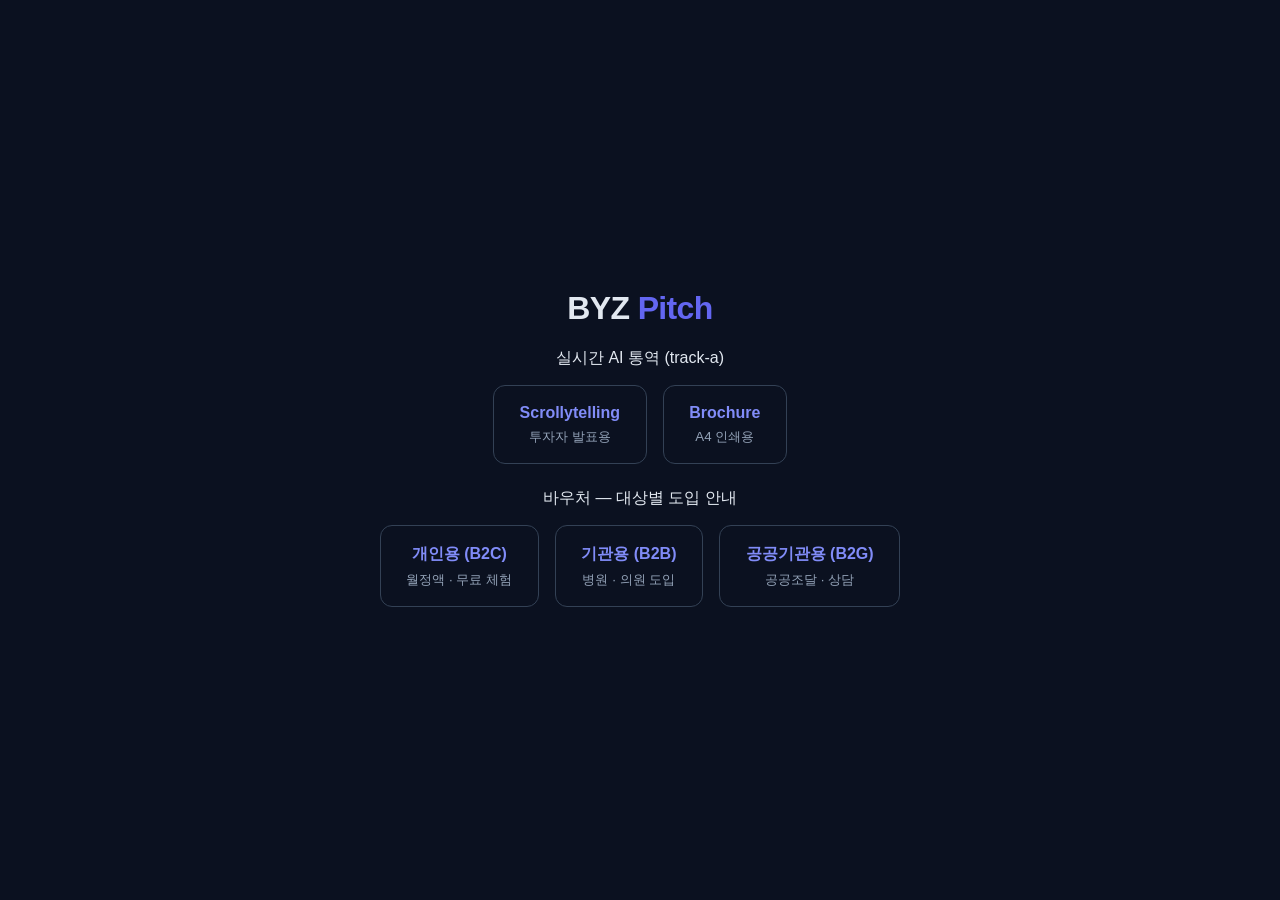
<file: index.html>
<!DOCTYPE html>
<html lang="ko">
<head>
  <meta name="robots" content="noindex, nofollow">
<meta charset="utf-8">
<meta name="viewport" content="width=device-width, initial-scale=1">
<title>BYZ — Pitch</title>
<style>
  body{margin:0;min-height:100vh;display:flex;align-items:center;justify-content:center;background:#0b1120;font-family:Pretendard,-apple-system,sans-serif;color:#e2e8f0}
  .wrap{text-align:center;padding:2rem;max-width:880px}
  h1{font-size:2rem;font-weight:600;letter-spacing:-0.02em}
  h1 span{color:#6366f1}
  .links{display:flex;gap:1rem;justify-content:center;flex-wrap:wrap;margin:.5rem 0 1.5rem}
  a{display:block;padding:1.1rem 1.6rem;border:1px solid #334155;border-radius:12px;color:#e2e8f0;text-decoration:none;transition:.2s}
  a:hover{border-color:#6366f1;background:#1e293b}
  a b{display:block;color:#818cf8;margin-bottom:.3rem}
  a small{color:#94a3b8}
</style>
</head>
<body>
<div class="wrap">
  <h1>BYZ <span>Pitch</span></h1>
  <p>실시간 AI 통역 (track-a)</p>
  <div class="links">
    <a href="scrollytelling/"><b>Scrollytelling</b><small>투자자 발표용</small></a>
    <a href="brochure/"><b>Brochure</b><small>A4 인쇄용</small></a>
  </div>
  <p>바우처 — 대상별 도입 안내</p>
  <div class="links">
    <a href="voucher/b2c-card.html"><b>개인용 (B2C)</b><small>월정액 · 무료 체험</small></a>
    <a href="voucher/b2b-card.html"><b>기관용 (B2B)</b><small>병원 · 의원 도입</small></a>
    <a href="voucher/b2g-card.html"><b>공공기관용 (B2G)</b><small>공공조달 · 상담</small></a>
  </div></div>
</body>
</html>
</file>
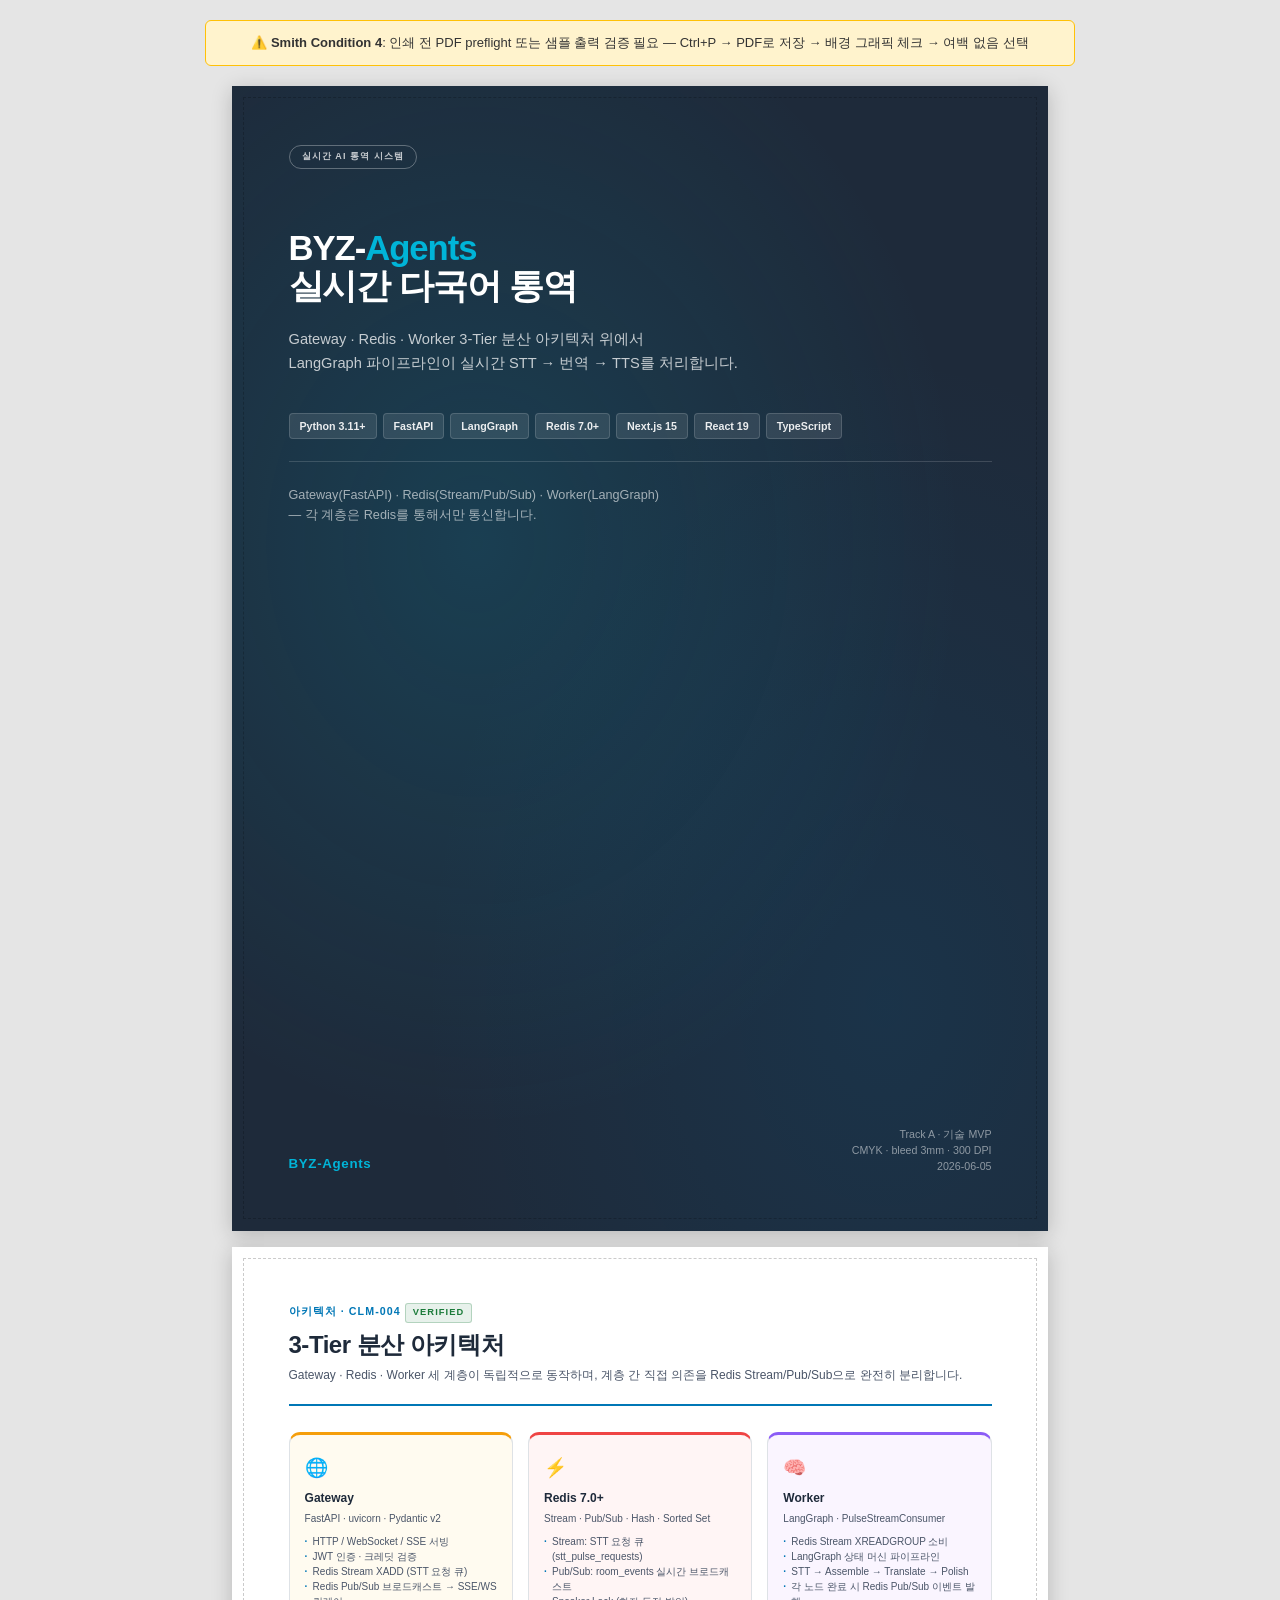
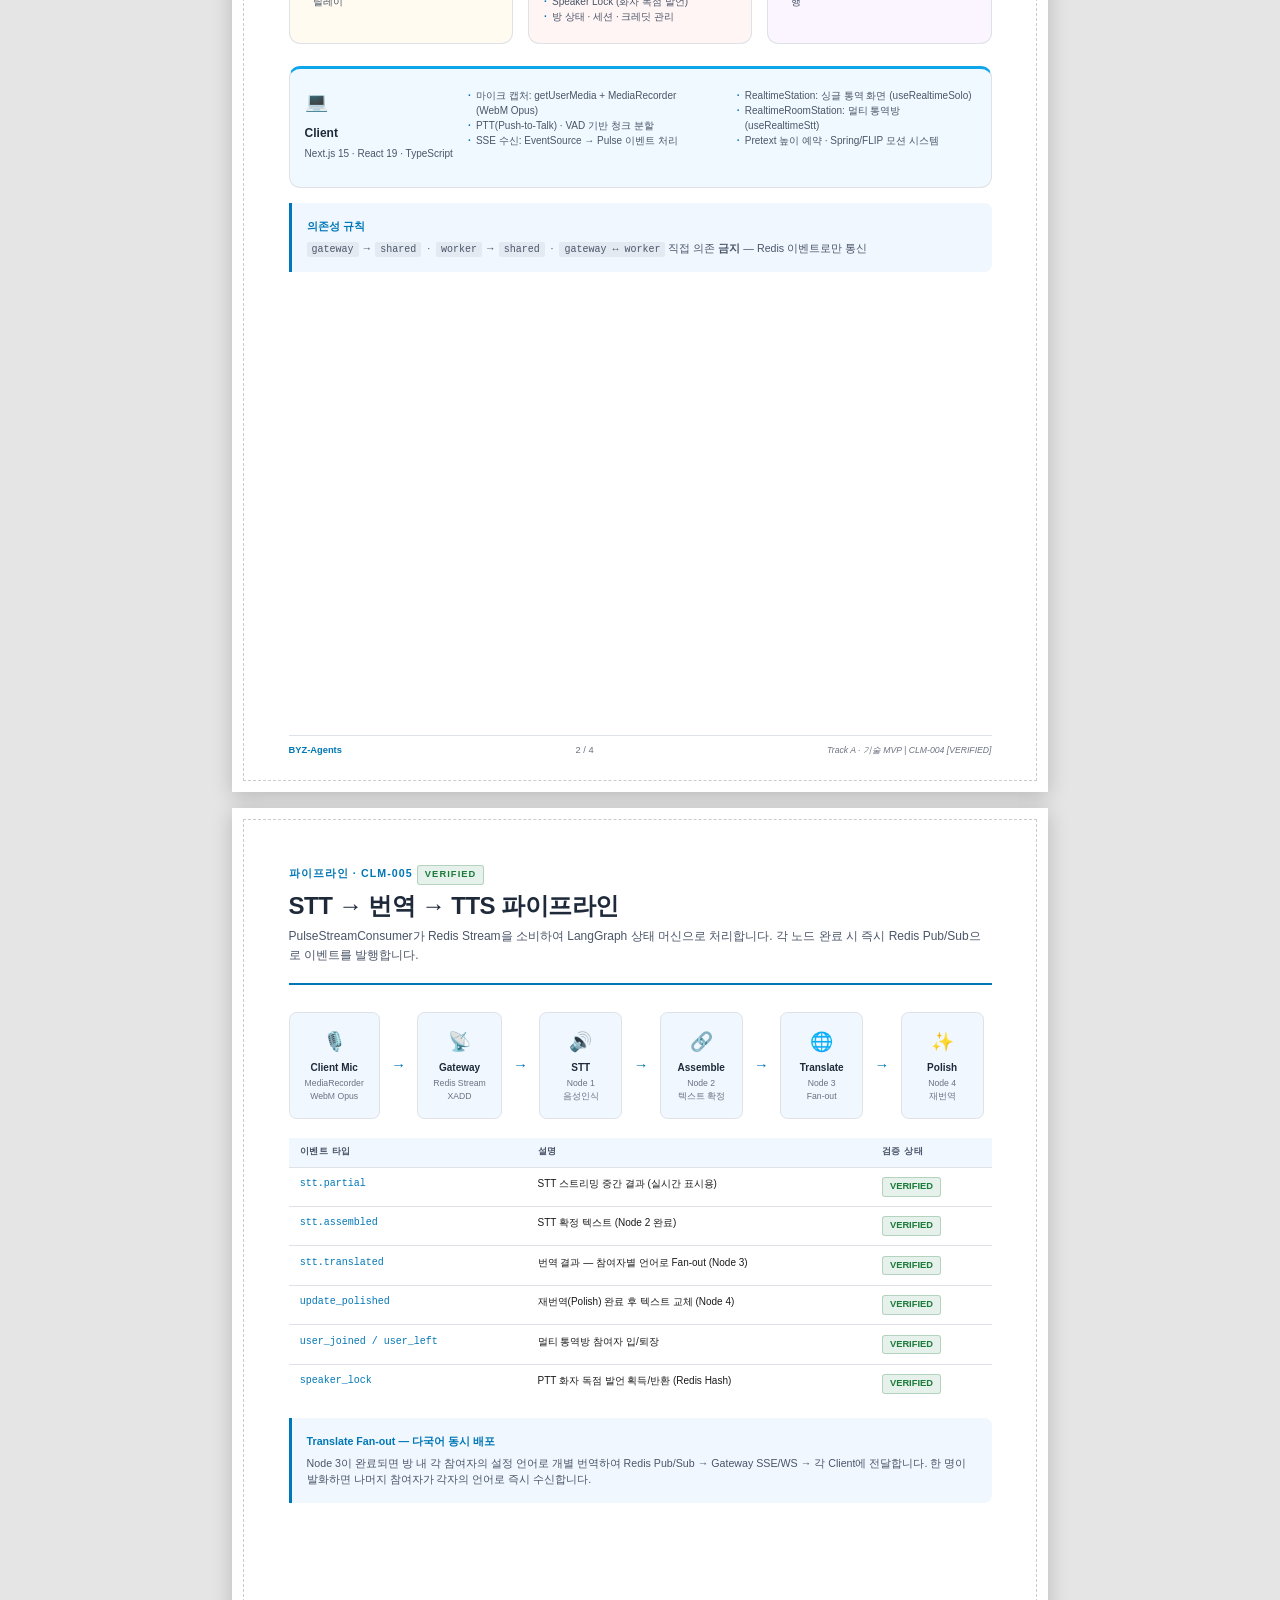
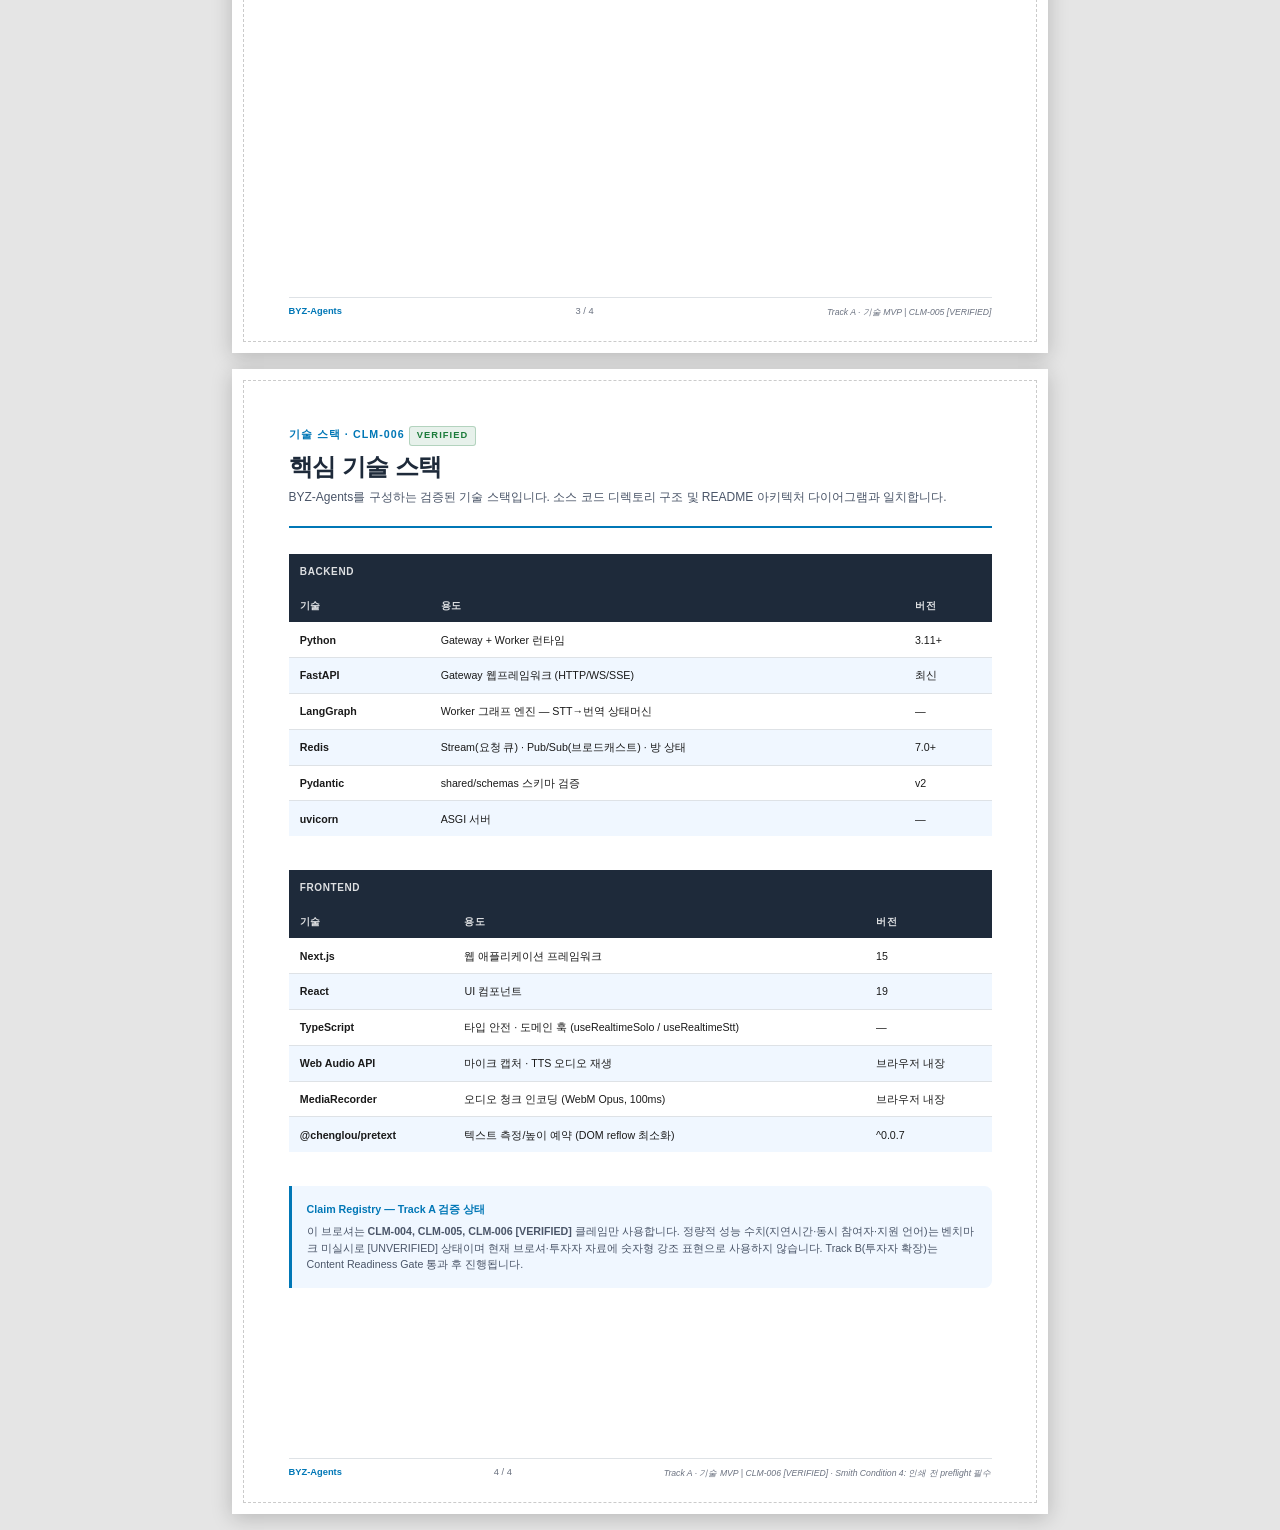
<file: brochure/index.html>
<!DOCTYPE html>
<html lang="ko">
<head>
  <meta charset="UTF-8">
  <meta name="viewport" content="width=device-width, initial-scale=1.0">
  <meta name="description" content="BYZ-Agents 실시간 AI 통역 시스템 브로셔 — Gateway·Redis·Worker 3-Tier, LangGraph 파이프라인">
  <title>BYZ-Agents 브로셔 (A4)</title>
  <!--
    인쇄 규격: A4 210×297mm + bleed 3mm = 216×303mm
    CMYK 근사: Japan Color 2001 Coated
    Smith condition: 인쇄 전 PDF preflight / 샘플 출력 검증 필요
    Track: A (기술 MVP) | UNVERIFIED claims 숫자형 강조 금지
  -->
  <link rel="stylesheet" href="assets/css/brochure.css">
</head>
<body>

  <!-- 인쇄 전 검증 안내 -->
  <p class="preflight-note">
    ⚠️ <strong>Smith Condition 4</strong>: 인쇄 전 PDF preflight 또는 샘플 출력 검증 필요 —
    Ctrl+P → PDF로 저장 → 배경 그래픽 체크 → 여백 없음 선택
  </p>

  <!-- ═══════════════════════════════════
       PAGE 1 — 표지 (FRONT COVER)
       CLM-004, CLM-006 [VERIFIED]
  ═══════════════════════════════════ -->
  <article class="page page-cover" aria-label="표지">
    <!-- Full-bleed dark background -->
    <div class="bleed-bg cover-bg" aria-hidden="true"></div>

    <div class="cover-content">
      <!-- TOP: 태그라인 + 타이틀 -->
      <div class="cover-top">
        <span class="cover-tag">실시간 AI 통역 시스템</span>

        <h1 class="cover-title">
          BYZ&#8209;<span class="cover-title-accent">Agents</span><br>
          실시간 다국어 통역
        </h1>

        <p class="cover-subtitle">
          Gateway · Redis · Worker 3-Tier 분산 아키텍처 위에서<br>
          LangGraph 파이프라인이 실시간 STT → 번역 → TTS를 처리합니다.
        </p>

        <!-- 핵심 기술 스택 — CLM-006 [VERIFIED] -->
        <div class="cover-stack" role="list" aria-label="핵심 기술 스택">
          <span class="stack-chip" role="listitem">Python 3.11+</span>
          <span class="stack-chip" role="listitem">FastAPI</span>
          <span class="stack-chip" role="listitem">LangGraph</span>
          <span class="stack-chip" role="listitem">Redis 7.0+</span>
          <span class="stack-chip" role="listitem">Next.js 15</span>
          <span class="stack-chip" role="listitem">React 19</span>
          <span class="stack-chip" role="listitem">TypeScript</span>
        </div>

        <hr class="cover-divider" aria-hidden="true">

        <!-- 3-Tier 요약 — CLM-004 [VERIFIED] -->
        <p class="cover-subtitle" style="font-size:9.5pt; color:rgba(255,255,255,.6);">
          Gateway(FastAPI) · Redis(Stream/Pub/Sub) · Worker(LangGraph)<br>
          — 각 계층은 Redis를 통해서만 통신합니다.
        </p>
      </div>

      <!-- BOTTOM: 브랜드 + 트랙 -->
      <div class="cover-bottom">
        <div class="cover-brand">BYZ-Agents</div>
        <div class="cover-track">
          Track A · 기술 MVP<br>
          CMYK · bleed 3mm · 300 DPI<br>
          2026-06-05
        </div>
      </div>
    </div>
  </article>


  <!-- ═══════════════════════════════════
       PAGE 2 — 3-Tier 아키텍처
       CLM-004, CLM-005, CLM-006 [VERIFIED]
  ═══════════════════════════════════ -->
  <article class="page page-inner" aria-label="3-Tier 아키텍처">
    <div class="inner-content">

      <header class="sec-header">
        <div class="sec-num">아키텍처 · CLM-004 <span class="v-badge">VERIFIED</span></div>
        <h2 class="sec-title">3-Tier 분산 아키텍처</h2>
        <p class="sec-desc">
          Gateway · Redis · Worker 세 계층이 독립적으로 동작하며,
          계층 간 직접 의존을 Redis Stream/Pub/Sub으로 완전히 분리합니다.
        </p>
      </header>

      <!-- Tier cards: Gateway, Redis, Worker -->
      <div class="tier-row" role="list" aria-label="3-Tier 계층 카드">

        <div class="tier-card gateway" role="listitem" aria-label="Gateway 계층">
          <div class="tc-icon" aria-hidden="true">🌐</div>
          <div class="tc-name">Gateway</div>
          <div class="tc-tech">FastAPI · uvicorn · Pydantic v2</div>
          <ul class="tc-features" aria-label="주요 기능">
            <li>HTTP / WebSocket / SSE 서빙</li>
            <li>JWT 인증 · 크레딧 검증</li>
            <li>Redis Stream XADD (STT 요청 큐)</li>
            <li>Redis Pub/Sub 브로드캐스트 → SSE/WS 릴레이</li>
          </ul>
        </div>

        <div class="tier-card redis" role="listitem" aria-label="Redis 계층">
          <div class="tc-icon" aria-hidden="true">⚡</div>
          <div class="tc-name">Redis 7.0+</div>
          <div class="tc-tech">Stream · Pub/Sub · Hash · Sorted Set</div>
          <ul class="tc-features" aria-label="주요 기능">
            <li>Stream: STT 요청 큐 (stt_pulse_requests)</li>
            <li>Pub/Sub: room_events 실시간 브로드캐스트</li>
            <li>Speaker Lock (화자 독점 발언)</li>
            <li>방 상태 · 세션 · 크레딧 관리</li>
          </ul>
        </div>

        <div class="tier-card worker" role="listitem" aria-label="Worker 계층">
          <div class="tc-icon" aria-hidden="true">🧠</div>
          <div class="tc-name">Worker</div>
          <div class="tc-tech">LangGraph · PulseStreamConsumer</div>
          <ul class="tc-features" aria-label="주요 기능">
            <li>Redis Stream XREADGROUP 소비</li>
            <li>LangGraph 상태 머신 파이프라인</li>
            <li>STT → Assemble → Translate → Polish</li>
            <li>각 노드 완료 시 Redis Pub/Sub 이벤트 발행</li>
          </ul>
        </div>

      </div>

      <!-- Client: full-width -->
      <div class="tier-row client-row" role="list" aria-label="Client 계층">
        <div class="tier-card client-full" role="listitem" aria-label="Client 계층">
          <div style="flex-shrink:0;">
            <div class="tc-icon" aria-hidden="true">💻</div>
            <div class="tc-name">Client</div>
            <div class="tc-tech">Next.js 15 · React 19 · TypeScript</div>
          </div>
          <ul class="tc-features" aria-label="주요 기능" style="columns: 2; gap: 8mm;">
            <li>마이크 캡처: getUserMedia + MediaRecorder (WebM Opus)</li>
            <li>PTT(Push-to-Talk) · VAD 기반 청크 분할</li>
            <li>SSE 수신: EventSource → Pulse 이벤트 처리</li>
            <li>RealtimeStation: 싱글 통역 화면 (useRealtimeSolo)</li>
            <li>RealtimeRoomStation: 멀티 통역방 (useRealtimeStt)</li>
            <li>Pretext 높이 예약 · Spring/FLIP 모션 시스템</li>
          </ul>
        </div>
      </div>

      <!-- 의존성 규칙 -->
      <div class="rule-box" role="note" aria-label="모듈 의존성 규칙">
        <div class="rule-title">의존성 규칙</div>
        <p class="rule-text">
          <span class="rule-code">gateway</span> → <span class="rule-code">shared</span> &nbsp;·&nbsp;
          <span class="rule-code">worker</span> → <span class="rule-code">shared</span> &nbsp;·&nbsp;
          <span class="rule-code">gateway ↔ worker</span> 직접 의존 <strong>금지</strong> — Redis 이벤트로만 통신
        </p>
      </div>

    </div>

    <footer class="page-footer" aria-label="페이지 하단">
      <span class="footer-brand">BYZ-Agents</span>
      <span>2 / 4</span>
      <span class="footer-note">Track A · 기술 MVP | CLM-004 [VERIFIED]</span>
    </footer>
  </article>


  <!-- ═══════════════════════════════════
       PAGE 3 — STT→번역→TTS 파이프라인
       CLM-005 [VERIFIED]
  ═══════════════════════════════════ -->
  <article class="page page-inner" aria-label="파이프라인">
    <div class="inner-content">

      <header class="sec-header">
        <div class="sec-num">파이프라인 · CLM-005 <span class="v-badge">VERIFIED</span></div>
        <h2 class="sec-title">STT → 번역 → TTS 파이프라인</h2>
        <p class="sec-desc">
          PulseStreamConsumer가 Redis Stream을 소비하여 LangGraph 상태 머신으로 처리합니다.
          각 노드 완료 시 즉시 Redis Pub/Sub으로 이벤트를 발행합니다.
        </p>
      </header>

      <!-- Pipeline flow -->
      <div role="img" aria-label="파이프라인 흐름: 마이크 입력 → STT → Assemble → Translate Fan-out → Polish → TTS → 오디오 출력">

        <div class="pipeline-row">
          <div class="pn">
            <div class="pn-icon" aria-hidden="true">🎙️</div>
            <div class="pn-name">Client Mic</div>
            <div class="pn-sub">MediaRecorder<br>WebM Opus</div>
          </div>
          <div class="pa" aria-hidden="true">→</div>
          <div class="pn">
            <div class="pn-icon" aria-hidden="true">📡</div>
            <div class="pn-name">Gateway</div>
            <div class="pn-sub">Redis Stream<br>XADD</div>
          </div>
          <div class="pa" aria-hidden="true">→</div>
          <div class="pn">
            <div class="pn-icon" aria-hidden="true">🔊</div>
            <div class="pn-name">STT</div>
            <div class="pn-sub">Node 1<br>음성인식</div>
          </div>
          <div class="pa" aria-hidden="true">→</div>
          <div class="pn">
            <div class="pn-icon" aria-hidden="true">🔗</div>
            <div class="pn-name">Assemble</div>
            <div class="pn-sub">Node 2<br>텍스트 확정</div>
          </div>
          <div class="pa" aria-hidden="true">→</div>
          <div class="pn">
            <div class="pn-icon" aria-hidden="true">🌐</div>
            <div class="pn-name">Translate</div>
            <div class="pn-sub">Node 3<br>Fan-out</div>
          </div>
          <div class="pa" aria-hidden="true">→</div>
          <div class="pn">
            <div class="pn-icon" aria-hidden="true">✨</div>
            <div class="pn-name">Polish</div>
            <div class="pn-sub">Node 4<br>재번역</div>
          </div>
          <div class="pa" aria-hidden="true">→</div>
          <div class="pn">
            <div class="pn-icon" aria-hidden="true">🔉</div>
            <div class="pn-name">TTS</div>
            <div class="pn-sub">음성 합성<br>재생</div>
          </div>
        </div>

      </div>

      <!-- SSE 이벤트 테이블 -->
      <table class="event-table" aria-label="SSE 이벤트 타입">
        <thead>
          <tr>
            <th scope="col">이벤트 타입</th>
            <th scope="col">설명</th>
            <th scope="col">검증 상태</th>
          </tr>
        </thead>
        <tbody>
          <tr>
            <td class="mono">stt.partial</td>
            <td>STT 스트리밍 중간 결과 (실시간 표시용)</td>
            <td><span class="v-badge">VERIFIED</span></td>
          </tr>
          <tr>
            <td class="mono">stt.assembled</td>
            <td>STT 확정 텍스트 (Node 2 완료)</td>
            <td><span class="v-badge">VERIFIED</span></td>
          </tr>
          <tr>
            <td class="mono">stt.translated</td>
            <td>번역 결과 — 참여자별 언어로 Fan-out (Node 3)</td>
            <td><span class="v-badge">VERIFIED</span></td>
          </tr>
          <tr>
            <td class="mono">update_polished</td>
            <td>재번역(Polish) 완료 후 텍스트 교체 (Node 4)</td>
            <td><span class="v-badge">VERIFIED</span></td>
          </tr>
          <tr>
            <td class="mono">user_joined / user_left</td>
            <td>멀티 통역방 참여자 입/퇴장</td>
            <td><span class="v-badge">VERIFIED</span></td>
          </tr>
          <tr>
            <td class="mono">speaker_lock</td>
            <td>PTT 화자 독점 발언 획득/반환 (Redis Hash)</td>
            <td><span class="v-badge">VERIFIED</span></td>
          </tr>
        </tbody>
      </table>

      <!-- Translate Fan-out 설명 -->
      <div class="rule-box" role="note" aria-label="Translate Fan-out">
        <div class="rule-title">Translate Fan-out — 다국어 동시 배포</div>
        <p class="rule-text">
          Node 3이 완료되면 방 내 각 참여자의 설정 언어로 개별 번역하여
          Redis Pub/Sub → Gateway SSE/WS → 각 Client에 전달합니다.
          한 명이 발화하면 나머지 참여자가 각자의 언어로 즉시 수신합니다.
        </p>
      </div>

    </div>

    <footer class="page-footer" aria-label="페이지 하단">
      <span class="footer-brand">BYZ-Agents</span>
      <span>3 / 4</span>
      <span class="footer-note">Track A · 기술 MVP | CLM-005 [VERIFIED]</span>
    </footer>
  </article>


  <!-- ═══════════════════════════════════
       PAGE 4 — 기술 스택 & Claim Registry
       CLM-006 [VERIFIED]
  ═══════════════════════════════════ -->
  <article class="page page-inner" aria-label="기술 스택">
    <div class="inner-content">

      <header class="sec-header">
        <div class="sec-num">기술 스택 · CLM-006 <span class="v-badge">VERIFIED</span></div>
        <h2 class="sec-title">핵심 기술 스택</h2>
        <p class="sec-desc">
          BYZ-Agents를 구성하는 검증된 기술 스택입니다.
          소스 코드 디렉토리 구조 및 README 아키텍처 다이어그램과 일치합니다.
        </p>
      </header>

      <!-- Backend -->
      <table class="stack-table" aria-label="Backend 기술 스택">
        <thead>
          <tr>
            <th scope="col" colspan="3">Backend</th>
          </tr>
          <tr>
            <th scope="col">기술</th>
            <th scope="col">용도</th>
            <th scope="col">버전</th>
          </tr>
        </thead>
        <tbody>
          <tr>
            <td><strong>Python</strong></td>
            <td>Gateway + Worker 런타임</td>
            <td>3.11+</td>
          </tr>
          <tr>
            <td><strong>FastAPI</strong></td>
            <td>Gateway 웹프레임워크 (HTTP/WS/SSE)</td>
            <td>최신</td>
          </tr>
          <tr>
            <td><strong>LangGraph</strong></td>
            <td>Worker 그래프 엔진 — STT→번역 상태머신</td>
            <td>—</td>
          </tr>
          <tr>
            <td><strong>Redis</strong></td>
            <td>Stream(요청 큐) · Pub/Sub(브로드캐스트) · 방 상태</td>
            <td>7.0+</td>
          </tr>
          <tr>
            <td><strong>Pydantic</strong></td>
            <td>shared/schemas 스키마 검증</td>
            <td>v2</td>
          </tr>
          <tr>
            <td><strong>uvicorn</strong></td>
            <td>ASGI 서버</td>
            <td>—</td>
          </tr>
        </tbody>
      </table>

      <!-- Frontend -->
      <table class="stack-table" aria-label="Frontend 기술 스택" style="margin-top: 4mm;">
        <thead>
          <tr>
            <th scope="col" colspan="3">Frontend</th>
          </tr>
          <tr>
            <th scope="col">기술</th>
            <th scope="col">용도</th>
            <th scope="col">버전</th>
          </tr>
        </thead>
        <tbody>
          <tr>
            <td><strong>Next.js</strong></td>
            <td>웹 애플리케이션 프레임워크</td>
            <td>15</td>
          </tr>
          <tr>
            <td><strong>React</strong></td>
            <td>UI 컴포넌트</td>
            <td>19</td>
          </tr>
          <tr>
            <td><strong>TypeScript</strong></td>
            <td>타입 안전 · 도메인 훅 (useRealtimeSolo / useRealtimeStt)</td>
            <td>—</td>
          </tr>
          <tr>
            <td><strong>Web Audio API</strong></td>
            <td>마이크 캡처 · TTS 오디오 재생</td>
            <td>브라우저 내장</td>
          </tr>
          <tr>
            <td><strong>MediaRecorder</strong></td>
            <td>오디오 청크 인코딩 (WebM Opus, 100ms)</td>
            <td>브라우저 내장</td>
          </tr>
          <tr>
            <td><strong>@chenglou/pretext</strong></td>
            <td>텍스트 측정/높이 예약 (DOM reflow 최소화)</td>
            <td>^0.0.7</td>
          </tr>
        </tbody>
      </table>

      <!-- Claim registry note -->
      <div class="rule-box" role="note" aria-label="Claim 검증 상태 안내" style="margin-top: 4mm;">
        <div class="rule-title">Claim Registry — Track A 검증 상태</div>
        <p class="rule-text">
          이 브로셔는 <strong>CLM-004, CLM-005, CLM-006 [VERIFIED]</strong> 클레임만 사용합니다.
          정량적 성능 수치(지연시간·동시 참여자·지원 언어)는 벤치마크 미실시로 [UNVERIFIED] 상태이며
          현재 브로셔·투자자 자료에 숫자형 강조 표현으로 사용하지 않습니다.
          Track B(투자자 확장)는 Content Readiness Gate 통과 후 진행됩니다.
        </p>
      </div>

    </div>

    <footer class="page-footer" aria-label="페이지 하단">
      <span class="footer-brand">BYZ-Agents</span>
      <span>4 / 4</span>
      <span class="footer-note">Track A · 기술 MVP | CLM-006 [VERIFIED] · Smith Condition 4: 인쇄 전 preflight 필수</span>
    </footer>
  </article>

</body>
</html>
</file>
<file: brochure/assets/css/brochure.css>
/* ===================================================================
   BYZ-Agents A4 Brochure — brochure.css
   인쇄 규격: A4, bleed 3mm, CMYK ready, 300 DPI 레스터 이미지 권장
   ICC 프로파일: Japan Color 2001 Coated (CMYK 인쇄 기준)
   Smith condition: 인쇄 전 PDF preflight/샘플 출력 검증 필요

   사용법:
   - 브라우저에서 열고 인쇄(Ctrl+P / Cmd+P)
   - 프린터: "PDF로 저장" 선택
   - 배경 그래픽: 반드시 체크
   - 여백: "없음" (bleed 포함)
   ================================================================= */

/* ════ 화면 미리보기 (screen) ════ */
* { box-sizing: border-box; margin: 0; padding: 0; }

:root {
  /* A4 = 210mm x 297mm. bleed 3mm → 216mm x 303mm */
  --page-w:    210mm;
  --page-h:    297mm;
  --bleed:     3mm;
  --safe-pad:  12mm;  /* 안전 영역 내부 여백 */

  /* CMYK 근사 RGB (화면용) */
  --c-black:    #1a1a1a;   /* K:90 */
  --c-dark:     #1e2a3a;   /* 딥 블루 */
  --c-brand:    #0077b6;   /* BYZ 브랜드 블루 C:100 M:50 */
  --c-accent:   #00b4d8;   /* 밝은 블루 */
  --c-verified: #1b7b3a;   /* 그린 (VERIFIED) */
  --c-text:     #1a1a1a;
  --c-text-med: #4a5568;
  --c-text-lt:  #6b7280;
  --c-divider:  #dee2e6;
  --c-bg-lt:    #f0f7ff;   /* 연한 배경 */
  --c-white:    #ffffff;
}

/* ── Screen: 미리보기 컨테이너 ── */
body {
  background: #e5e5e5;
  font-family: 'Helvetica Neue', Arial, 'Noto Sans KR', sans-serif;
  line-height: 1.5;
  color: var(--c-text);
}

.preflight-note {
  display: block;
  margin: 20px auto;
  max-width: calc(var(--page-w) + 20mm);
  padding: 12px 20px;
  background: #fff3cd;
  border: 1px solid #ffc107;
  border-radius: 6px;
  font-size: 13px;
  color: #333;
  text-align: center;
}
@media print { .preflight-note { display: none; } }

/* ── Page ── */
.page {
  width: calc(var(--page-w) + var(--bleed) * 2);
  min-height: calc(var(--page-h) + var(--bleed) * 2);
  margin: 16px auto;
  position: relative;
  background: var(--c-white);
  box-shadow: 0 4px 20px rgba(0,0,0,.2);
  overflow: hidden;
}

/* Bleed marks (화면에서만 표시) */
.page::before {
  content: '';
  position: absolute;
  inset: var(--bleed);
  border: 0.5px dashed rgba(0,0,0,.2);
  pointer-events: none;
  z-index: 100;
}
@media print { .page::before { display: none; } }

/* ── Safe area (inset from bleed) ── */
.safe {
  position: absolute;
  inset: calc(var(--bleed) + var(--safe-pad));
  /* content lives inside safe area */
}
/* Used for full-bleed backgrounds */
.bleed-bg {
  position: absolute;
  inset: 0;
}

/* ════════════════════════════
   PAGE 1 — FRONT COVER
   ════════════════════════════ */
.page-cover {
  min-height: calc(var(--page-h) + var(--bleed) * 2);
}

/* Cover: dark background */
.cover-bg {
  background: var(--c-dark);
  background-image:
    radial-gradient(ellipse at 30% 40%, rgba(0,180,216,.15) 0%, transparent 60%),
    radial-gradient(ellipse at 80% 80%, rgba(0,119,182,.12) 0%, transparent 50%);
}

/* Cover content layout */
.cover-content {
  position: absolute;
  inset: calc(var(--bleed) + var(--safe-pad));
  display: flex;
  flex-direction: column;
  justify-content: space-between;
  color: var(--c-white);
}

.cover-top {}

.cover-tag {
  display: inline-block;
  padding: 4px 12px;
  border: 1px solid rgba(255,255,255,.3);
  border-radius: 20px;
  font-size: 9px;
  font-weight: 700;
  letter-spacing: .12em;
  text-transform: uppercase;
  color: rgba(255,255,255,.75);
  margin-bottom: 16mm;
}

.cover-title {
  font-size: 26pt;
  font-weight: 900;
  letter-spacing: -.03em;
  line-height: 1.1;
  margin-bottom: 6mm;
}
.cover-title-accent {
  color: var(--c-accent);
}

.cover-subtitle {
  font-size: 11pt;
  color: rgba(255,255,255,.75);
  line-height: 1.6;
  max-width: 130mm;
  margin-bottom: 10mm;
}

/* Tech stack row */
.cover-stack {
  display: flex;
  flex-wrap: wrap;
  gap: 6px;
  margin-bottom: 6mm;
}
.stack-chip {
  padding: 4px 10px;
  border-radius: 4px;
  font-size: 8pt;
  font-weight: 700;
  background: rgba(255,255,255,.1);
  border: 1px solid rgba(255,255,255,.15);
  color: rgba(255,255,255,.9);
}

.cover-divider {
  border: none;
  border-top: 1px solid rgba(255,255,255,.15);
  margin: 6mm 0;
}

/* Cover bottom */
.cover-bottom {
  display: flex;
  justify-content: space-between;
  align-items: flex-end;
}
.cover-brand {
  font-size: 10pt;
  font-weight: 800;
  color: var(--c-accent);
  letter-spacing: .05em;
}
.cover-track {
  font-size: 8pt;
  color: rgba(255,255,255,.5);
  text-align: right;
  line-height: 1.5;
}

/* ════════════════════════════
   PAGE 2 — ARCHITECTURE
   ════════════════════════════ */
.page-inner {
  min-height: calc(var(--page-h) + var(--bleed) * 2);
}

.inner-content {
  position: absolute;
  inset: calc(var(--bleed) + var(--safe-pad));
  display: flex;
  flex-direction: column;
}

/* Section header */
.sec-header {
  margin-bottom: 7mm;
  padding-bottom: 5mm;
  border-bottom: 2px solid var(--c-brand);
}
.sec-num {
  font-size: 8pt;
  font-weight: 700;
  letter-spacing: .1em;
  text-transform: uppercase;
  color: var(--c-brand);
  margin-bottom: 2mm;
}
.sec-title {
  font-size: 18pt;
  font-weight: 800;
  letter-spacing: -.02em;
  color: var(--c-dark);
  line-height: 1.15;
}
.sec-desc {
  font-size: 9pt;
  color: var(--c-text-med);
  margin-top: 2mm;
  line-height: 1.55;
}

/* Tier cards row */
.tier-row {
  display: flex;
  gap: 4mm;
  margin-bottom: 6mm;
}
.tier-card {
  flex: 1;
  padding: 5mm 4mm;
  border-radius: 3mm;
  border: 1px solid var(--c-divider);
}
.tier-card.gateway { border-top: 3px solid #f59e0b; background: #fffbf0; }
.tier-card.redis   { border-top: 3px solid #ef4444; background: #fff5f5; }
.tier-card.worker  { border-top: 3px solid #8b5cf6; background: #faf5ff; }
.tier-card.client  { border-top: 3px solid #0ea5e9; background: #f0f9ff; }

.tc-icon { font-size: 14pt; margin-bottom: 2mm; }
.tc-name { font-size: 9pt; font-weight: 800; color: var(--c-dark); margin-bottom: 1mm; }
.tc-tech { font-size: 7.5pt; color: var(--c-text-med); margin-bottom: 2mm; }
.tc-features { list-style: none; }
.tc-features li {
  font-size: 7.5pt;
  color: var(--c-text-med);
  padding-left: 8px;
  position: relative;
  line-height: 1.5;
}
.tc-features li::before {
  content: '·';
  position: absolute;
  left: 0;
  color: var(--c-brand);
  font-weight: 700;
}

/* Client card full width */
.tier-row.client-row { margin-bottom: 4mm; }
.tier-card.client-full {
  width: 100%;
  border-top: 3px solid #0ea5e9;
  background: #f0f9ff;
  display: flex;
  gap: 4mm;
  align-items: flex-start;
}

/* Rule box */
.rule-box {
  padding: 4mm;
  background: var(--c-bg-lt);
  border-left: 3px solid var(--c-brand);
  border-radius: 0 2mm 2mm 0;
  margin-bottom: 5mm;
}
.rule-title {
  font-size: 8pt;
  font-weight: 700;
  color: var(--c-brand);
  margin-bottom: 1.5mm;
}
.rule-text {
  font-size: 8pt;
  color: var(--c-text-med);
  line-height: 1.55;
}
.rule-code {
  font-family: 'Courier New', monospace;
  font-size: 7.5pt;
  background: rgba(0,0,0,.05);
  padding: 2px 5px;
  border-radius: 2px;
}

/* ════════════════════════════
   PAGE 3 — PIPELINE
   ════════════════════════════ */
.pipeline-row {
  display: flex;
  align-items: center;
  margin-bottom: 5mm;
  overflow: hidden;
}
.pn {
  flex-shrink: 0;
  display: flex;
  flex-direction: column;
  align-items: center;
  padding: 4mm;
  background: var(--c-bg-lt);
  border: 1px solid var(--c-divider);
  border-radius: 2mm;
  min-width: 22mm;
  text-align: center;
}
.pn-icon { font-size: 14pt; margin-bottom: 1mm; }
.pn-name { font-size: 7.5pt; font-weight: 700; color: var(--c-dark); }
.pn-sub  { font-size: 6.5pt; color: var(--c-text-lt); margin-top: 0.5mm; }
.pa {
  flex-shrink: 0;
  padding: 0 3mm;
  color: var(--c-brand);
  font-size: 11pt;
  font-weight: 700;
}

/* Event table */
.event-table {
  width: 100%;
  border-collapse: collapse;
  font-size: 7.5pt;
  margin-bottom: 4mm;
}
.event-table th {
  background: var(--c-bg-lt);
  padding: 2mm 3mm;
  font-size: 7pt;
  text-transform: uppercase;
  letter-spacing: .06em;
  color: var(--c-text-med);
  border-bottom: 1px solid var(--c-divider);
  text-align: left;
}
.event-table td {
  padding: 2.5mm 3mm;
  border-bottom: 1px solid var(--c-divider);
  vertical-align: top;
  line-height: 1.45;
}
.event-table tr:last-child td { border-bottom: none; }
.mono { font-family: 'Courier New', monospace; color: var(--c-brand); }

/* Verified badge */
.v-badge {
  display: inline-block;
  padding: 2px 7px;
  border-radius: 3px;
  font-size: 7pt;
  font-weight: 700;
  background: rgba(27,123,58,.1);
  color: var(--c-verified);
  border: 1px solid rgba(27,123,58,.25);
}

/* Warning badge */
.w-badge {
  display: inline-block;
  padding: 2px 7px;
  border-radius: 3px;
  font-size: 7pt;
  font-weight: 700;
  background: rgba(245,158,11,.1);
  color: #92400e;
  border: 1px solid rgba(245,158,11,.3);
}

/* ════════════════════════════
   PAGE 4 — TECH STACK
   ════════════════════════════ */
.stack-table {
  width: 100%;
  border-collapse: collapse;
  font-size: 8pt;
  margin-bottom: 5mm;
}
.stack-table th {
  background: var(--c-dark);
  color: rgba(255,255,255,.85);
  padding: 2.5mm 3mm;
  font-size: 7.5pt;
  text-transform: uppercase;
  letter-spacing: .06em;
  text-align: left;
}
.stack-table td {
  padding: 2.5mm 3mm;
  border-bottom: 1px solid var(--c-divider);
  color: var(--c-text);
  line-height: 1.5;
}
.stack-table tr:nth-child(even) td { background: var(--c-bg-lt); }
.stack-table tr:last-child td { border-bottom: none; }

/* Footer */
.page-footer {
  position: absolute;
  bottom: calc(var(--bleed) + var(--safe-pad) * 0.5);
  left: calc(var(--bleed) + var(--safe-pad));
  right: calc(var(--bleed) + var(--safe-pad));
  display: flex;
  justify-content: space-between;
  align-items: center;
  font-size: 7pt;
  color: var(--c-text-lt);
  border-top: 1px solid var(--c-divider);
  padding-top: 2mm;
}
.footer-brand { font-weight: 700; color: var(--c-brand); }
.footer-note { font-style: italic; font-size: 6.5pt; }

/* ════ Print styles ════ */
@media print {
  @page {
    size: 216mm 303mm;   /* A4 + 3mm bleed on each side */
    margin: 0;
  }

  body { background: none; }
  .preflight-note { display: none; }

  .page {
    margin: 0;
    box-shadow: none;
    page-break-after: always;
    page-break-inside: avoid;
  }
  .page:last-child { page-break-after: auto; }

  /* Force background printing */
  * {
    -webkit-print-color-adjust: exact !important;
    print-color-adjust: exact !important;
  }
}
</file>
